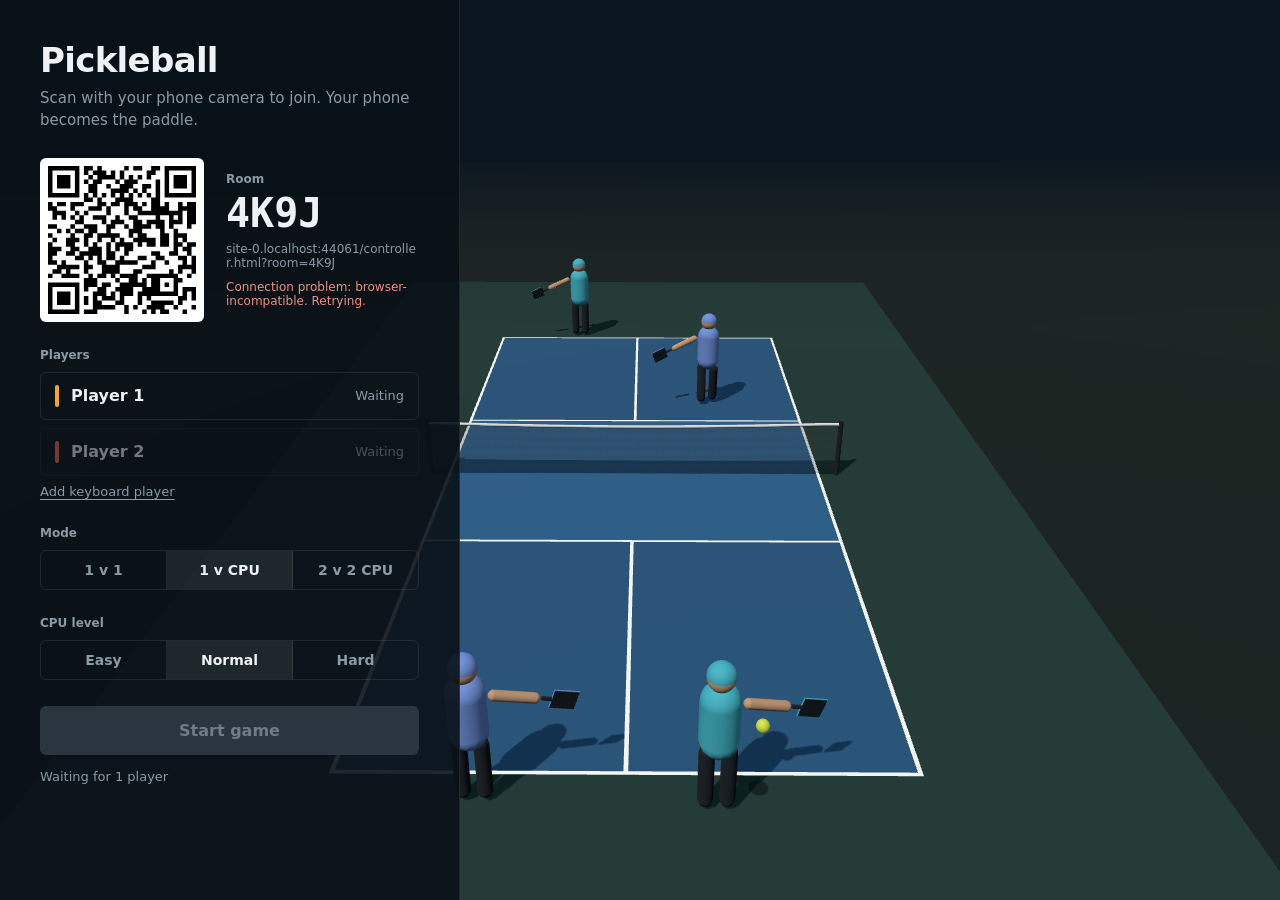
<file: index.html>
<!DOCTYPE html>
<html lang="en">
<head>
<meta charset="utf-8">
<meta name="viewport" content="width=device-width, initial-scale=1">
<title>Pickleball</title>
<link rel="stylesheet" href="css/host.css">
</head>
<body>
<canvas id="view"></canvas>

<!-- Lobby -->
<section id="lobby" class="panel">
  <header>
    <h1>Pickleball</h1>
    <p class="sub">Scan with your phone camera to join. Your phone becomes the paddle.</p>
  </header>

  <div class="join">
    <div id="qr" class="qr" aria-label="QR code to join"></div>
    <div class="join-meta">
      <div class="label">Room</div>
      <div id="room-code" class="code">----</div>
      <div id="join-url" class="url"></div>
      <div id="net-status" class="net-status">Connecting to signalling server</div>
    </div>
  </div>

  <div class="block">
    <div class="label">Players</div>
    <ul id="slots" class="slots">
      <li data-slot="1"><span class="swatch" style="background:#f0a43a"></span><span class="slot-name">Player 1</span><span class="slot-state">Waiting</span></li>
      <li data-slot="2"><span class="swatch" style="background:#ee6b5b"></span><span class="slot-name">Player 2</span><span class="slot-state">Waiting</span></li>
    </ul>
    <button id="kbd-btn" class="link">Add keyboard player</button>
  </div>

  <div class="block">
    <div class="label">Mode</div>
    <div class="seg" id="mode-seg">
      <button data-v="1v1">1 v 1</button>
      <button data-v="1vcpu" class="on">1 v CPU</button>
      <button data-v="2vcpu">2 v 2 CPU</button>
    </div>
  </div>

  <div class="block" id="cpu-block">
    <div class="label">CPU level</div>
    <div class="seg" id="diff-seg">
      <button data-v="easy">Easy</button>
      <button data-v="normal" class="on">Normal</button>
      <button data-v="hard">Hard</button>
    </div>
  </div>

  <button id="start-btn" class="primary" disabled>Start game</button>
  <p id="start-hint" class="hint">Waiting for 1 player</p>
</section>

<!-- In-game HUD -->
<div id="hud" hidden>
  <div class="scorebug">
    <div class="row" data-team="0"><span class="srv"></span><span class="tname"></span><span class="tscore">0</span></div>
    <div class="row" data-team="1"><span class="srv"></span><span class="tname"></span><span class="tscore">0</span></div>
    <div class="call" id="call">0-0-2</div>
  </div>
  <div id="banner" class="banner"></div>
  <div class="keys" id="keys" hidden>P1: A soft / S drive / D lob &nbsp;&nbsp; P2: J soft / K drive / L lob</div>
</div>

<!-- Game over -->
<section id="over" class="panel center" hidden>
  <div class="label">Game</div>
  <h2 id="over-title">Winner</h2>
  <div id="over-score" class="final">11 - 7</div>
  <div class="row-btns">
    <button id="rematch-btn" class="primary">Rematch</button>
    <button id="lobby-btn">Back to lobby</button>
  </div>
  <p class="hint">Player 1 can also tap Rematch on their phone</p>
</section>

<script src="vendor/peerjs.min.js"></script>
<script type="module" src="js/host.js"></script>
</body>
</html>
</file>
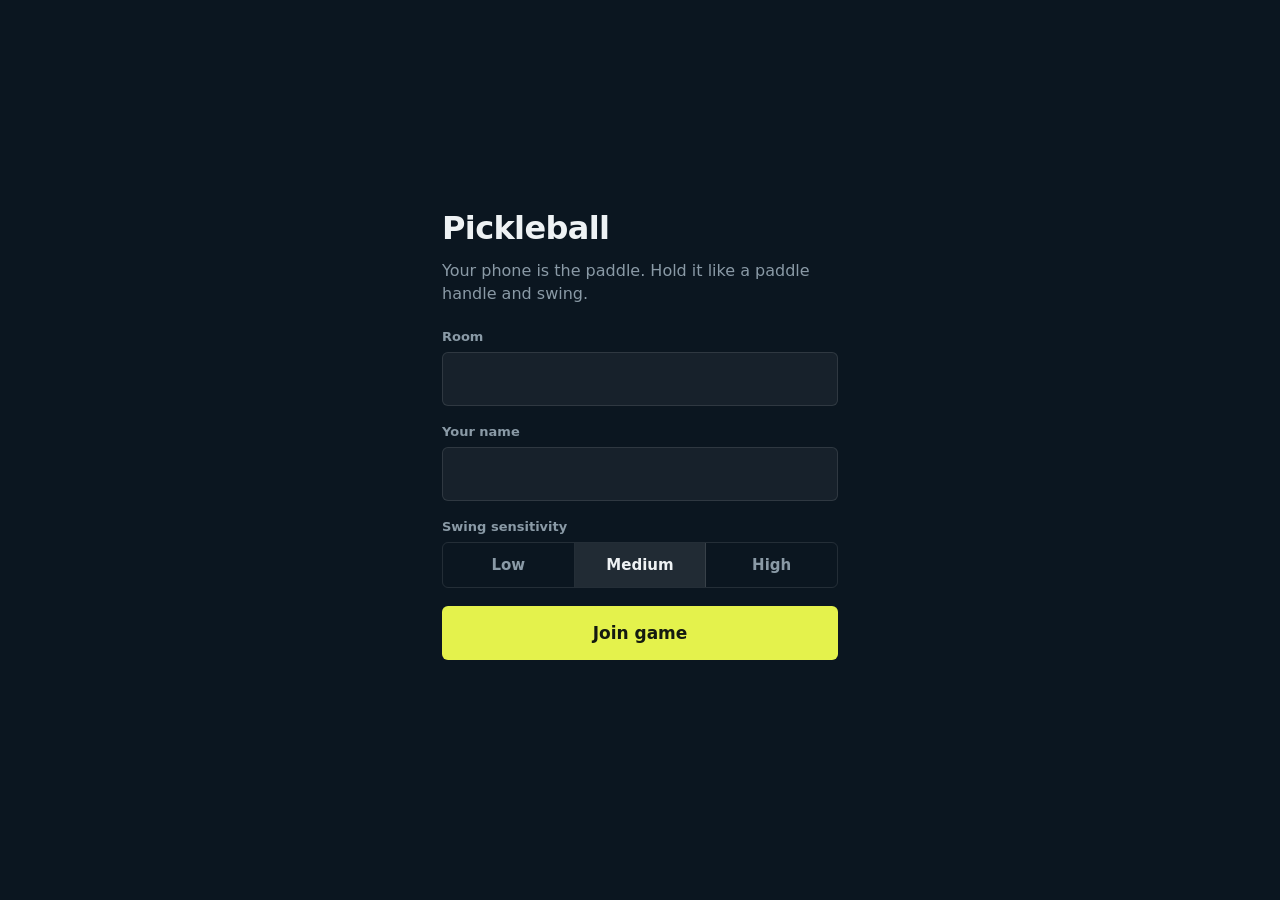
<file: controller.html>
<!DOCTYPE html>
<html lang="en">
<head>
<meta charset="utf-8">
<meta name="viewport" content="width=device-width, initial-scale=1, maximum-scale=1, user-scalable=no, viewport-fit=cover">
<meta name="theme-color" content="#0b1620">
<meta name="apple-mobile-web-app-capable" content="yes">
<title>Pickleball paddle</title>
<link rel="stylesheet" href="css/controller.css">
</head>
<body>

<!-- Join -->
<section id="join" class="screen">
  <h1>Pickleball</h1>
  <p class="sub">Your phone is the paddle. Hold it like a paddle handle and swing.</p>
  <label>Room
    <input id="room" maxlength="4" autocomplete="off" autocapitalize="characters" spellcheck="false">
  </label>
  <label>Your name
    <input id="name" maxlength="14" autocomplete="off" spellcheck="false">
  </label>
  <label>Swing sensitivity
    <div class="seg" id="sens">
      <button data-v="low">Low</button>
      <button data-v="medium">Medium</button>
      <button data-v="high">High</button>
    </div>
  </label>
  <button id="join-btn" class="primary">Join game</button>
  <p id="join-err" class="err"></p>
</section>

<!-- Paddle -->
<section id="pad" class="screen" hidden>
  <header class="bar">
    <span id="chip" class="chip">P1</span>
    <span id="me" class="me"></span>
    <span id="conn" class="conn"><span class="dot"></span><span class="conn-text">Connecting</span></span>
  </header>

  <div id="zone" class="zone">
    <div id="status" class="status">Connecting</div>
    <div id="sub" class="status-sub"></div>
    <div class="meter"><div id="meter-fill"></div></div>
    <div id="meter-label" class="meter-label">Swing to test power</div>
    <button id="action" class="primary action" hidden></button>
    <button id="action2" class="ghost action" hidden></button>
    <p id="motion-note" class="note" hidden>Motion sensors unavailable. Tap this area to swing.</p>
  </div>

  <footer class="mods">
    <button id="dink" class="mod">
      <svg viewBox="0 0 24 24" aria-hidden="true"><path d="M4 16c3-6 13-6 16 0" fill="none" stroke="currentColor" stroke-width="2" stroke-linecap="round"/></svg>
      Hold: Dink
    </button>
    <button id="lob" class="mod">
      <svg viewBox="0 0 24 24" aria-hidden="true"><path d="M3 19C6 3 18 3 21 19" fill="none" stroke="currentColor" stroke-width="2" stroke-linecap="round"/></svg>
      Hold: Lob
    </button>
  </footer>
</section>

<script src="vendor/peerjs.min.js"></script>
<script type="module" src="js/controller.js"></script>
</body>
</html>
</file>
<file: css/host.css>
:root {
  --bg: #0b1620;
  --panel: rgba(9, 17, 24, 0.9);
  --line: rgba(255, 255, 255, 0.09);
  --text: #eef2f4;
  --muted: #8a9aa6;
  --accent: #e4f24c;
  --font: "Inter", "Segoe UI", system-ui, -apple-system, sans-serif;
}

* { box-sizing: border-box; }
html, body { margin: 0; height: 100%; background: var(--bg); color: var(--text); font-family: var(--font); overflow: hidden; }
canvas#view { position: fixed; inset: 0; width: 100vw; height: 100vh; display: block; }
[hidden] { display: none !important; }

.panel {
  position: fixed; top: 0; left: 0; bottom: 0; width: min(460px, 92vw);
  background: var(--panel); border-right: 1px solid var(--line);
  padding: 40px 40px 32px; overflow-y: auto;
  display: flex; flex-direction: column; gap: 26px;
}
.panel.center {
  left: 50%; top: 50%; bottom: auto; transform: translate(-50%, -50%);
  width: min(440px, 92vw); border: 1px solid var(--line); border-radius: 10px; gap: 14px; padding: 36px;
}

h1 { margin: 0; font-size: 34px; font-weight: 700; letter-spacing: -0.02em; }
h2 { margin: 0; font-size: 30px; font-weight: 700; }
.sub { margin: 8px 0 0; color: var(--muted); font-size: 15px; line-height: 1.45; }
.label { font-size: 12px; color: var(--muted); font-weight: 600; margin-bottom: 10px; }
.hint { margin: -12px 0 0; color: var(--muted); font-size: 13px; }

.join { display: flex; gap: 22px; align-items: center; }
.qr { width: 164px; height: 164px; background: #fff; border-radius: 6px; padding: 8px; flex: none; }
.qr svg { width: 100%; height: 100%; display: block; }
.join-meta .label { margin-bottom: 4px; }
.code { font-size: 40px; font-weight: 700; font-variant-numeric: tabular-nums; font-family: ui-monospace, "Cascadia Mono", Consolas, monospace; }
.url { font-size: 12px; color: var(--muted); word-break: break-all; margin-top: 6px; max-width: 220px; }
.net-status { font-size: 12px; color: var(--muted); margin-top: 10px; }
.net-status.ok { color: #9fd99a; }
.net-status.err { color: #f08f7f; }

.slots { list-style: none; margin: 0; padding: 0; display: flex; flex-direction: column; gap: 8px; }
.slots li { display: flex; align-items: center; gap: 12px; padding: 12px 14px; border: 1px solid var(--line); border-radius: 6px; }
.swatch { width: 4px; height: 22px; border-radius: 2px; flex: none; }
.slot-name { flex: 1; font-weight: 600; }
.slot-state { color: var(--muted); font-size: 13px; }
.slots li.on .slot-state { color: #9fd99a; }
.slots li.away .slot-state { color: #f0c27a; }

.seg { display: flex; border: 1px solid var(--line); border-radius: 6px; overflow: hidden; }
.seg button { flex: 1; border: 0; border-right: 1px solid var(--line); background: transparent; color: var(--muted); padding: 11px 6px; font: 600 14px var(--font); cursor: pointer; }
.seg button:last-child { border-right: 0; }
.seg button.on { background: rgba(255, 255, 255, 0.08); color: var(--text); }

button { font-family: var(--font); }
button.primary, .row-btns button {
  border: 0; border-radius: 6px; padding: 15px 20px; font-size: 16px; font-weight: 700; cursor: pointer;
  background: var(--accent); color: #141a10;
}
.row-btns { display: flex; gap: 10px; margin-top: 12px; }
.row-btns button:not(.primary) { background: transparent; color: var(--text); border: 1px solid var(--line); }
button.primary:disabled { background: #2a3540; color: #6d7c87; cursor: default; }
button.link { background: none; border: 0; color: var(--muted); padding: 8px 0 0; font-size: 13px; cursor: pointer; text-align: left; text-decoration: underline; text-underline-offset: 3px; }

/* HUD */
.scorebug {
  position: fixed; top: 24px; left: 24px; min-width: 300px;
  background: var(--panel); border: 1px solid var(--line); border-radius: 6px; overflow: hidden;
}
.scorebug .row { display: flex; align-items: center; gap: 10px; padding: 10px 14px; border-bottom: 1px solid var(--line); }
.scorebug .srv { width: 8px; height: 8px; border-radius: 50%; background: transparent; flex: none; }
.scorebug .row.serving .srv { background: var(--accent); }
.scorebug .tname { flex: 1; font-weight: 600; font-size: 17px; white-space: nowrap; overflow: hidden; text-overflow: ellipsis; max-width: 260px; }
.scorebug .tscore { font-size: 24px; font-weight: 700; font-variant-numeric: tabular-nums; min-width: 32px; text-align: right; }
.scorebug .call { padding: 7px 14px; font-size: 13px; color: var(--muted); font-variant-numeric: tabular-nums; }

.banner {
  position: fixed; top: 28px; left: 50%; transform: translateX(-50%);
  font-size: 30px; font-weight: 700; padding: 10px 22px; border-radius: 6px;
  background: var(--panel); border: 1px solid var(--line);
  opacity: 0; transition: opacity 0.2s;
}
.banner.show { opacity: 1; }
.banner small { display: block; font-size: 14px; font-weight: 500; color: var(--muted); text-align: center; margin-top: 2px; }
.keys { position: fixed; bottom: 18px; left: 50%; transform: translateX(-50%); color: var(--muted); font-size: 13px; }

.final { font-size: 44px; font-weight: 700; font-variant-numeric: tabular-nums; }
</file>
<file: css/controller.css>
:root {
  --bg: #0b1620;
  --line: rgba(255, 255, 255, 0.1);
  --text: #eef2f4;
  --muted: #8a9aa6;
  --accent: #e4f24c;
  --me: #f0a43a;
  --font: "Inter", "Segoe UI", system-ui, -apple-system, sans-serif;
}
* { box-sizing: border-box; -webkit-tap-highlight-color: transparent; }
html, body { margin: 0; height: 100%; background: var(--bg); color: var(--text); font-family: var(--font); }
body { overscroll-behavior: none; touch-action: manipulation; -webkit-user-select: none; user-select: none; }
[hidden] { display: none !important; }

.screen { min-height: 100dvh; display: flex; flex-direction: column; padding: max(24px, env(safe-area-inset-top)) 22px max(20px, env(safe-area-inset-bottom)); }

#join { gap: 18px; justify-content: center; max-width: 440px; margin: 0 auto; }
h1 { margin: 0; font-size: 32px; letter-spacing: -0.02em; }
.sub { margin: -6px 0 6px; color: var(--muted); line-height: 1.45; }
label { display: flex; flex-direction: column; gap: 8px; font-size: 13px; color: var(--muted); font-weight: 600; }
input { font: 600 20px var(--font); color: var(--text); background: rgba(255, 255, 255, 0.05); border: 1px solid var(--line); border-radius: 6px; padding: 14px; outline: none; }
input:focus { border-color: rgba(255, 255, 255, 0.35); }
#room { text-transform: uppercase; letter-spacing: 0.1em; font-family: ui-monospace, Menlo, monospace; }

.seg { display: flex; border: 1px solid var(--line); border-radius: 6px; overflow: hidden; }
.seg button { flex: 1; border: 0; border-right: 1px solid var(--line); background: transparent; color: var(--muted); padding: 13px 4px; font: 600 15px var(--font); }
.seg button:last-child { border-right: 0; }
.seg button.on { background: rgba(255, 255, 255, 0.09); color: var(--text); }

button.primary { border: 0; border-radius: 6px; padding: 17px; font: 700 17px var(--font); background: var(--accent); color: #141a10; }
button.ghost { border: 1px solid var(--line); border-radius: 6px; padding: 15px; font: 600 16px var(--font); background: transparent; color: var(--text); }
.err { color: #f08f7f; min-height: 1.2em; margin: 0; font-size: 14px; }

/* pad */
#pad { padding-left: 16px; padding-right: 16px; gap: 14px; }
.bar { display: flex; align-items: center; gap: 10px; }
.chip { background: var(--me); color: #111; font-weight: 800; font-size: 13px; padding: 4px 8px; border-radius: 4px; }
.me { flex: 1; font-weight: 600; white-space: nowrap; overflow: hidden; text-overflow: ellipsis; }
.conn { display: flex; align-items: center; gap: 6px; color: var(--muted); font-size: 13px; }
.conn .dot { width: 8px; height: 8px; border-radius: 50%; background: #f0c27a; }
.conn.ok .dot { background: #8fd18a; }
.conn.bad .dot { background: #f08f7f; }

.zone {
  flex: 1; border: 1px solid var(--line); border-radius: 10px;
  display: flex; flex-direction: column; align-items: center; justify-content: center; gap: 10px;
  padding: 24px; text-align: center; position: relative; touch-action: none;
  transition: border-color 0.15s, background-color 0.15s;
}
.zone.cue { border-color: var(--me); }
.zone.flash { background-color: rgba(255, 255, 255, 0.06); }
.zone.serve { border-color: var(--accent); }
.status { font-size: 34px; font-weight: 800; letter-spacing: -0.01em; }
.status-sub { color: var(--muted); font-size: 16px; min-height: 1.3em; font-variant-numeric: tabular-nums; }
.meter { width: 70%; height: 8px; background: rgba(255, 255, 255, 0.07); border-radius: 4px; overflow: hidden; margin-top: 18px; }
#meter-fill { height: 100%; width: 0; background: var(--me); transition: width 0.12s; }
.meter-label { color: var(--muted); font-size: 13px; }
.action { width: 80%; margin-top: 14px; }
.note { color: #f0c27a; font-size: 14px; margin: 8px 0 0; }

.mods { display: flex; gap: 12px; }
.mod {
  flex: 1; height: 86px; border: 1px solid var(--line); border-radius: 10px; background: transparent; color: var(--muted);
  font: 700 16px var(--font); display: flex; flex-direction: column; align-items: center; justify-content: center; gap: 6px;
  touch-action: none;
}
.mod svg { width: 28px; height: 28px; }
.mod.held { color: var(--text); border-color: var(--me); background: rgba(255, 255, 255, 0.06); }
</file>
